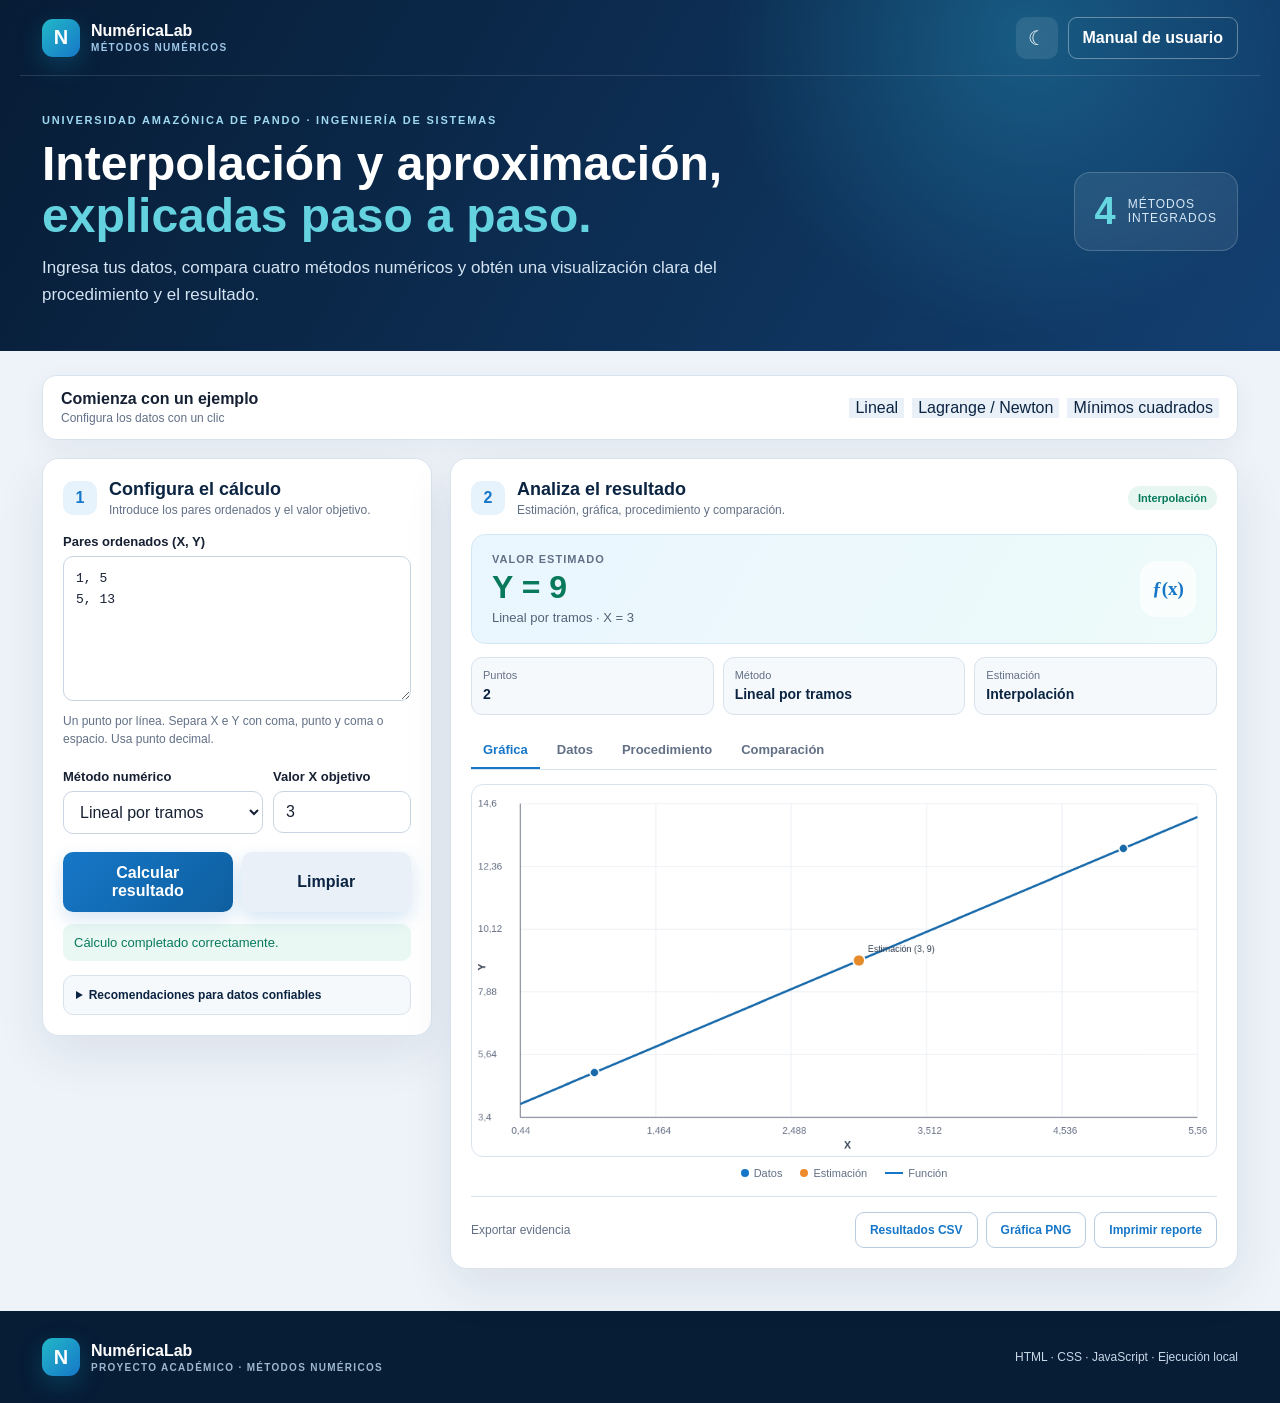
<file: index.html>
<!DOCTYPE html>
<html lang="es">
<head>
  <meta charset="UTF-8"><meta name="viewport" content="width=device-width, initial-scale=1.0">
  <meta name="description" content="Sistema académico para interpolación y comparación de métodos numéricos.">
  <title>NuméricaLab · Interpolación y Aproximación</title><link rel="stylesheet" href="styles.css">
</head>
<body>
<div class="progress" id="progress"></div>
<header class="hero"><nav class="nav wide"><a class="brand" href="#inicio"><span class="brand-mark">N</span><span>NuméricaLab<small>Métodos numéricos</small></span></a><div class="nav-actions"><button class="icon-btn" id="themeToggle" title="Cambiar tema" aria-label="Cambiar tema">☾</button><button class="outline light" id="openHelp">Manual de usuario</button></div></nav>
  <div class="hero-content wide" id="inicio"><div><div class="eyebrow">Universidad Amazónica de Pando · Ingeniería de Sistemas</div><h1>Interpolación y aproximación, <span>explicadas paso a paso.</span></h1><p>Ingresa tus datos, compara cuatro métodos numéricos y obtén una visualización clara del procedimiento y el resultado.</p></div><div class="hero-badge"><strong>4</strong><span>métodos<br>integrados</span></div></div>
</header>
<main class="wrap">
  <section class="quick-start"><div><strong>Comienza con un ejemplo</strong><span>Configura los datos con un clic</span></div><div class="toolbar"><button class="secondary" id="exampleLinear">Lineal</button><button class="secondary" id="examplePoly">Lagrange / Newton</button><button class="secondary" id="exampleLeast">Mínimos cuadrados</button></div></section>
  <div class="layout">
    <section class="card input-card reveal">
      <div class="card-heading"><span class="step">1</span><div><h2>Configura el cálculo</h2><p>Introduce los pares ordenados y el valor objetivo.</p></div></div>
      <label for="points">Pares ordenados (X, Y)</label><textarea id="points" spellcheck="false" aria-describedby="pointsHint">1, 5
5, 13</textarea><p class="hint" id="pointsHint">Un punto por línea. Separa X e Y con coma, punto y coma o espacio. Usa punto decimal.</p>
      <div class="field-grid"><div><label for="method">Método numérico</label><select id="method"><option value="linear">Lineal por tramos</option><option value="lagrange">Lagrange</option><option value="newton">Newton</option><option value="least">Mínimos cuadrados</option></select></div><div><label for="target">Valor X objetivo</label><input id="target" type="number" step="any" value="3" placeholder="Ej. 3"></div></div>
      <div class="actions"><button id="calculate">Calcular resultado</button><button class="secondary" id="clear">Limpiar</button></div><div class="error" id="error" role="alert"></div><div class="success" id="success" role="status">Cálculo completado correctamente.</div>
      <details class="info-box"><summary>Recomendaciones para datos confiables</summary><p>Usa al menos dos puntos con valores X distintos. Para Lagrange y Newton se admiten hasta ocho puntos. Evita valores extremadamente grandes o puntos X casi idénticos.</p></details>
    </section>
    <section class="card result-card reveal">
      <div class="card-heading result-heading"><span class="step">2</span><div><h2>Analiza el resultado</h2><p>Estimación, gráfica, procedimiento y comparación.</p></div><span class="status-pill" id="statusPill">Listo</span></div>
      <div class="result-hero"><div><div class="kicker">Valor estimado</div><div class="result-value" id="resultValue">Y = 9</div><div class="result-sub" id="resultSub">Lineal · X = 3</div></div><div class="result-icon">ƒ(x)</div></div>
      <div class="stats"><div class="stat"><small>Puntos</small><strong id="countStat">2</strong></div><div class="stat"><small>Método</small><strong id="methodStat">Lineal</strong></div><div class="stat"><small>Estimación</small><strong id="typeStat">Interpolación</strong></div></div>
      <div class="tabs" role="tablist"><button class="tab active" data-tab="graph">Gráfica</button><button class="tab" data-tab="data">Datos</button><button class="tab" data-tab="procedure">Procedimiento</button><button class="tab" data-tab="compare">Comparación</button></div>
      <div class="tab-panel active" id="panel-graph"><canvas id="plot" width="1000" height="500" aria-label="Gráfica de datos y función calculada"></canvas><div class="legend"><span><i class="dot blue"></i>Datos</span><span><i class="dot orange"></i>Estimación</span><span><i class="line-key"></i>Función</span></div></div>
      <div class="tab-panel" id="panel-data"><div class="table-wrap"><table><thead><tr><th>Punto</th><th>X</th><th>Y</th></tr></thead><tbody id="dataTable"></tbody></table></div></div>
      <div class="tab-panel" id="panel-procedure"><div class="procedure" id="procedure"></div></div>
      <div class="tab-panel" id="panel-compare"><p class="panel-note">Resultados con los mismos datos y el mismo valor X.</p><div class="comparison" id="comparison"></div></div>
      <div class="export-bar"><span>Exportar evidencia</span><button class="outline" id="exportCsv">Resultados CSV</button><button class="outline" id="exportPng">Gráfica PNG</button><button class="outline" id="printReport">Imprimir reporte</button></div>
    </section>
  </div>
</main>
<footer><div class="wide"><div class="brand footer-brand"><span class="brand-mark">N</span><span>NuméricaLab<small>Proyecto académico · Métodos Numéricos</small></span></div><p>HTML · CSS · JavaScript · Ejecución local</p></div></footer>
<div class="modal" id="helpModal" aria-hidden="true" role="dialog" aria-modal="true" aria-labelledby="manualTitle"><div class="modal-backdrop" data-close-modal></div><div class="modal-content"><div class="modal-head"><div><span class="eyebrow dark">GUÍA RÁPIDA</span><h2 id="manualTitle">Manual de usuario</h2></div><button class="icon-btn" data-close-modal aria-label="Cerrar manual">×</button></div><div class="manual-nav"><a href="#m-start">Inicio</a><a href="#m-methods">Métodos</a><a href="#m-results">Resultados</a><a href="#m-errors">Errores</a></div><div class="manual-body">
  <section id="m-start"><h3>1. Cómo realizar un cálculo</h3><ol><li>Escribe al menos dos pares ordenados, uno por línea: <code>1, 5</code>.</li><li>Selecciona el método numérico.</li><li>Ingresa el valor X que deseas estimar.</li><li>Presiona <strong>Calcular resultado</strong>.</li><li>Revisa las pestañas de gráfica, datos, procedimiento y comparación.</li></ol></section>
  <section id="m-methods"><h3>2. ¿Qué método debo elegir?</h3><div class="method-guide"><article><strong>Lineal por tramos</strong><p>Une puntos consecutivos con rectas. Es simple y adecuado para estimaciones locales.</p></article><article><strong>Lagrange</strong><p>Construye un polinomio que pasa por todos los puntos. Útil con pocos datos.</p></article><article><strong>Newton</strong><p>Usa diferencias divididas y permite una construcción incremental.</p></article><article><strong>Mínimos cuadrados</strong><p>Ajusta una recta que representa la tendencia sin pasar necesariamente por cada punto.</p></article></div></section>
  <section id="m-results"><h3>3. Interpretación</h3><p><strong>Interpolación</strong>: X está dentro del rango. <strong>Extrapolación</strong>: X está fuera y tiene mayor incertidumbre. En mínimos cuadrados se presenta como <strong>Ajuste</strong>.</p><p>La comparación muestra cómo cambia la estimación según el modelo; no implica que todos los métodos sean igualmente apropiados.</p></section>
  <section id="m-errors"><h3>4. Errores frecuentes</h3><ul><li>Cada línea debe tener exactamente X e Y.</li><li>Los valores X no pueden repetirse.</li><li>Usa punto para decimales: <code>2.5</code>.</li><li>Lagrange y Newton admiten hasta ocho puntos.</li></ul></section>
  <div class="manual-actions"><a class="button-link secondary" href="manual.html" target="_blank">Abrir manual completo</a><button id="printManual">Imprimir esta guía</button></div>
</div></div></div>
<div class="toast" id="toast" role="status"></div><script src="script.js"></script>
</body></html>
</file>
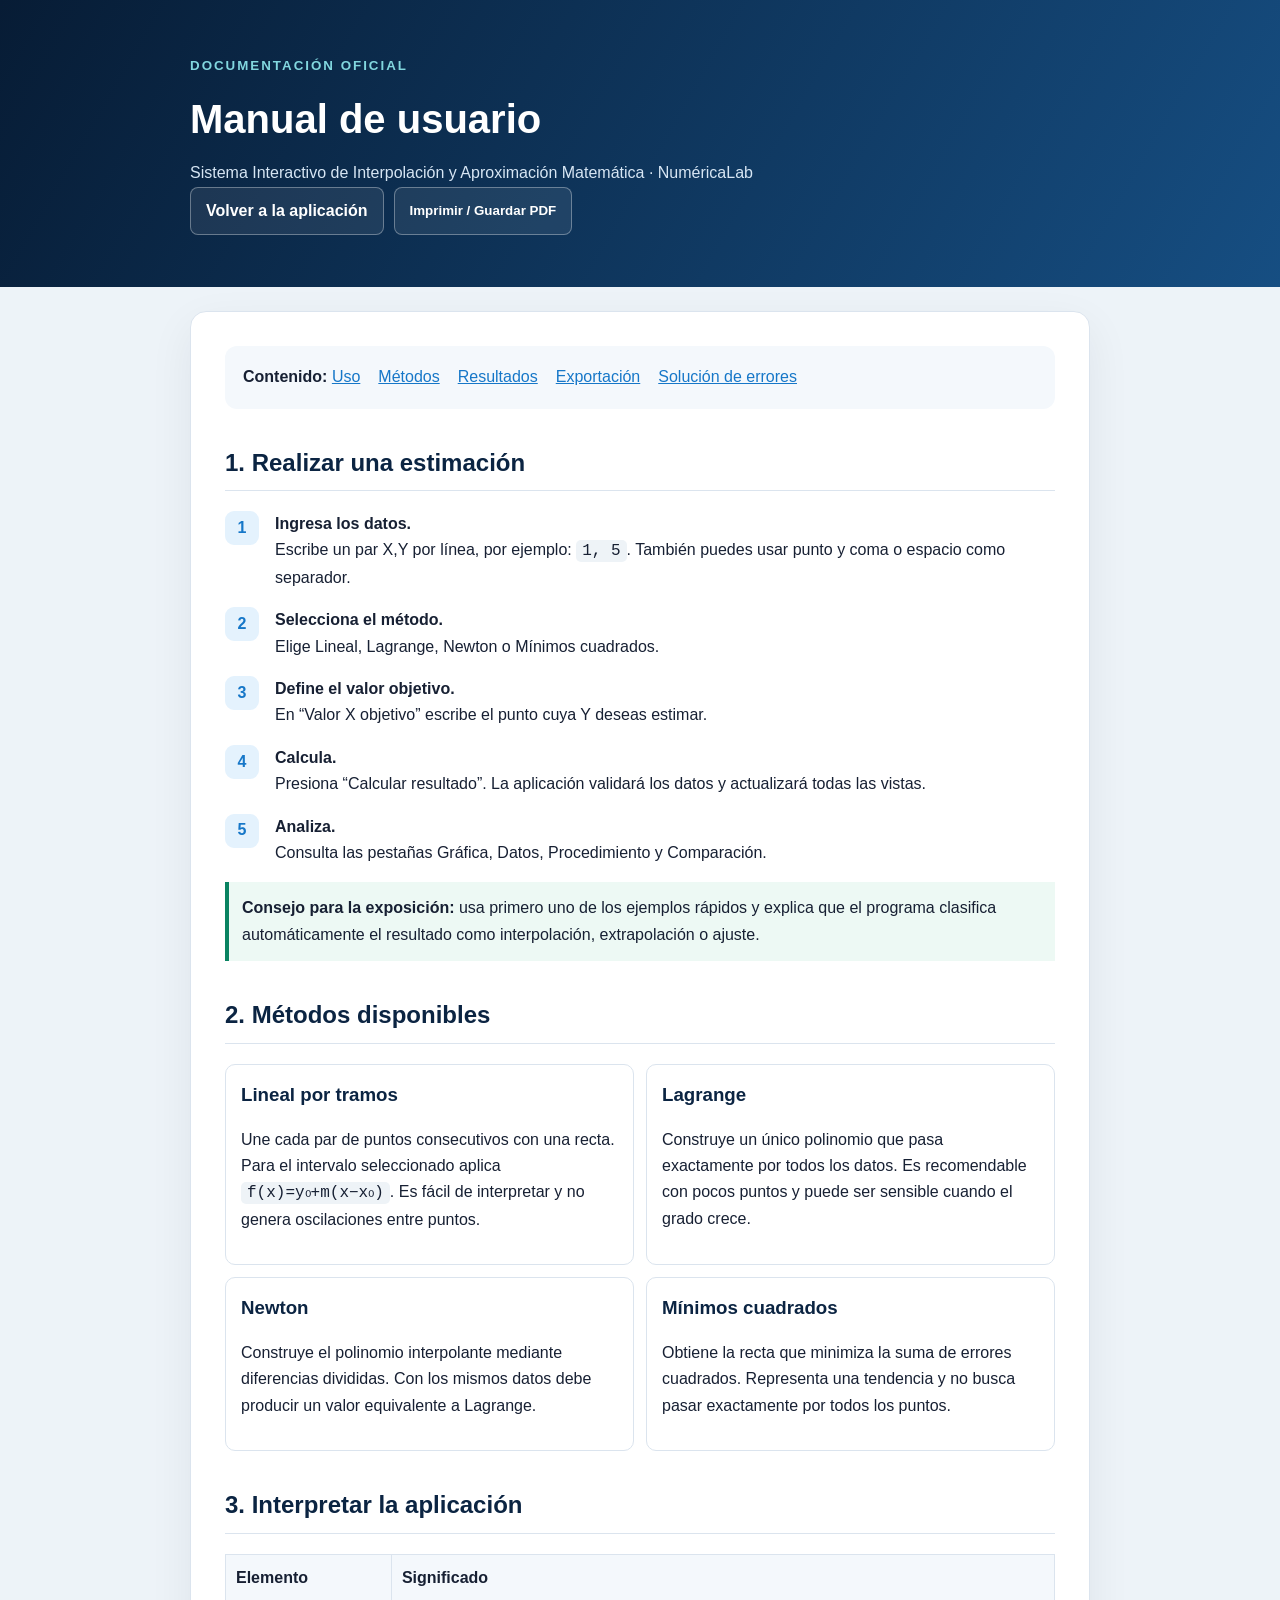
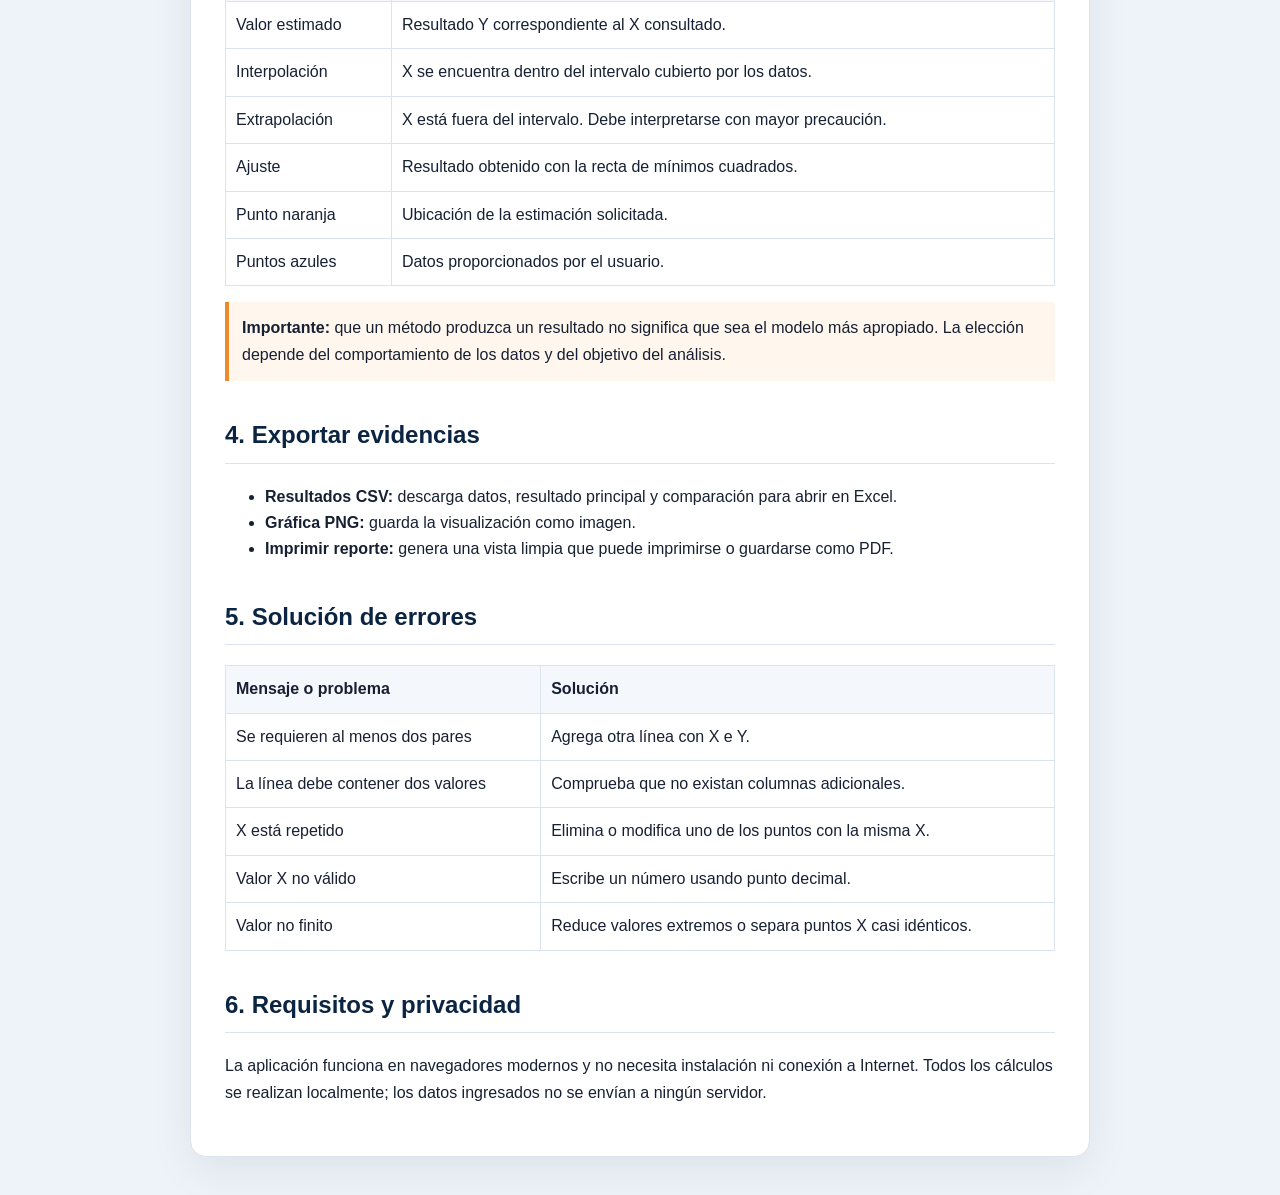
<file: manual.html>
<!DOCTYPE html><html lang="es"><head><meta charset="UTF-8"><meta name="viewport" content="width=device-width,initial-scale=1"><title>Manual de usuario · NuméricaLab</title><style>
:root{--navy:#0b2442;--blue:#1677c8;--muted:#58677b;--line:#dbe4ee}*{box-sizing:border-box}body{margin:0;font:16px/1.65 "Segoe UI",Arial;color:#172033;background:#edf3f8}.top{background:linear-gradient(120deg,#071c35,#164e82);color:white;padding:52px 24px}.top div,main{max-width:900px;margin:auto}.top small{letter-spacing:2px;color:#82d7df;font-weight:800}.top h1{font-size:40px;margin:8px 0}.top p{color:#d7e6f4;margin:0}.actions{margin-top:20px;display:flex;gap:10px}.actions a,.actions button{border:1px solid #ffffff55;background:#ffffff14;color:white;padding:10px 15px;border-radius:8px;text-decoration:none;font-weight:700;cursor:pointer}main{background:white;margin-top:24px;margin-bottom:40px;border:1px solid var(--line);border-radius:16px;padding:34px;box-shadow:0 15px 45px #1231}.toc{background:#f4f8fc;padding:18px;border-radius:12px}.toc a{color:var(--blue);margin-right:18px}h2{color:var(--navy);border-bottom:1px solid var(--line);padding-bottom:8px;margin-top:34px}h3{color:var(--navy)}.steps{counter-reset:s}.step{display:grid;grid-template-columns:38px 1fr;gap:12px;margin:16px 0}.step:before{counter-increment:s;content:counter(s);display:grid;place-items:center;width:34px;height:34px;border-radius:9px;background:#e4f2fd;color:var(--blue);font-weight:900}.grid{display:grid;grid-template-columns:1fr 1fr;gap:12px}.box{border:1px solid var(--line);border-radius:10px;padding:15px}.box h3{margin:0}.note{border-left:4px solid #ed8b2c;background:#fff7ed;padding:13px}.ok{border-left-color:#098361;background:#edf9f4}table{width:100%;border-collapse:collapse}th,td{border:1px solid var(--line);padding:10px;text-align:left}th{background:#f4f8fc}code{background:#eef3f7;padding:2px 6px;border-radius:5px}@media(max-width:650px){main{margin:0;border-radius:0;padding:22px}.grid{grid-template-columns:1fr}.top h1{font-size:31px}}@media print{body{background:#fff}.top{padding:25px;color:#111;background:#fff;border-bottom:2px solid #111}.top p,.top small{color:#333}.actions,.toc{display:none}main{box-shadow:none;border:0;margin:0;padding:20px}h2{break-after:avoid}.box,.step{break-inside:avoid}}
</style></head><body><header class="top"><div><small>DOCUMENTACIÓN OFICIAL</small><h1>Manual de usuario</h1><p>Sistema Interactivo de Interpolación y Aproximación Matemática · NuméricaLab</p><div class="actions"><a href="index.html">Volver a la aplicación</a><button onclick="print()">Imprimir / Guardar PDF</button></div></div></header><main>
<div class="toc"><strong>Contenido:</strong> <a href="#uso">Uso</a><a href="#metodos">Métodos</a><a href="#resultados">Resultados</a><a href="#exportar">Exportación</a><a href="#errores">Solución de errores</a></div>
<h2 id="uso">1. Realizar una estimación</h2><div class="steps"><div class="step"><div><strong>Ingresa los datos.</strong><br>Escribe un par X,Y por línea, por ejemplo: <code>1, 5</code>. También puedes usar punto y coma o espacio como separador.</div></div><div class="step"><div><strong>Selecciona el método.</strong><br>Elige Lineal, Lagrange, Newton o Mínimos cuadrados.</div></div><div class="step"><div><strong>Define el valor objetivo.</strong><br>En “Valor X objetivo” escribe el punto cuya Y deseas estimar.</div></div><div class="step"><div><strong>Calcula.</strong><br>Presiona “Calcular resultado”. La aplicación validará los datos y actualizará todas las vistas.</div></div><div class="step"><div><strong>Analiza.</strong><br>Consulta las pestañas Gráfica, Datos, Procedimiento y Comparación.</div></div></div>
<div class="note ok"><strong>Consejo para la exposición:</strong> usa primero uno de los ejemplos rápidos y explica que el programa clasifica automáticamente el resultado como interpolación, extrapolación o ajuste.</div>
<h2 id="metodos">2. Métodos disponibles</h2><div class="grid"><div class="box"><h3>Lineal por tramos</h3><p>Une cada par de puntos consecutivos con una recta. Para el intervalo seleccionado aplica <code>f(x)=y₀+m(x−x₀)</code>. Es fácil de interpretar y no genera oscilaciones entre puntos.</p></div><div class="box"><h3>Lagrange</h3><p>Construye un único polinomio que pasa exactamente por todos los datos. Es recomendable con pocos puntos y puede ser sensible cuando el grado crece.</p></div><div class="box"><h3>Newton</h3><p>Construye el polinomio interpolante mediante diferencias divididas. Con los mismos datos debe producir un valor equivalente a Lagrange.</p></div><div class="box"><h3>Mínimos cuadrados</h3><p>Obtiene la recta que minimiza la suma de errores cuadrados. Representa una tendencia y no busca pasar exactamente por todos los puntos.</p></div></div>
<h2 id="resultados">3. Interpretar la aplicación</h2><table><tr><th>Elemento</th><th>Significado</th></tr><tr><td>Valor estimado</td><td>Resultado Y correspondiente al X consultado.</td></tr><tr><td>Interpolación</td><td>X se encuentra dentro del intervalo cubierto por los datos.</td></tr><tr><td>Extrapolación</td><td>X está fuera del intervalo. Debe interpretarse con mayor precaución.</td></tr><tr><td>Ajuste</td><td>Resultado obtenido con la recta de mínimos cuadrados.</td></tr><tr><td>Punto naranja</td><td>Ubicación de la estimación solicitada.</td></tr><tr><td>Puntos azules</td><td>Datos proporcionados por el usuario.</td></tr></table>
<p class="note"><strong>Importante:</strong> que un método produzca un resultado no significa que sea el modelo más apropiado. La elección depende del comportamiento de los datos y del objetivo del análisis.</p>
<h2 id="exportar">4. Exportar evidencias</h2><ul><li><strong>Resultados CSV:</strong> descarga datos, resultado principal y comparación para abrir en Excel.</li><li><strong>Gráfica PNG:</strong> guarda la visualización como imagen.</li><li><strong>Imprimir reporte:</strong> genera una vista limpia que puede imprimirse o guardarse como PDF.</li></ul>
<h2 id="errores">5. Solución de errores</h2><table><tr><th>Mensaje o problema</th><th>Solución</th></tr><tr><td>Se requieren al menos dos pares</td><td>Agrega otra línea con X e Y.</td></tr><tr><td>La línea debe contener dos valores</td><td>Comprueba que no existan columnas adicionales.</td></tr><tr><td>X está repetido</td><td>Elimina o modifica uno de los puntos con la misma X.</td></tr><tr><td>Valor X no válido</td><td>Escribe un número usando punto decimal.</td></tr><tr><td>Valor no finito</td><td>Reduce valores extremos o separa puntos X casi idénticos.</td></tr></table>
<h2>6. Requisitos y privacidad</h2><p>La aplicación funciona en navegadores modernos y no necesita instalación ni conexión a Internet. Todos los cálculos se realizan localmente; los datos ingresados no se envían a ningún servidor.</p>
</main></body></html>
</file>
<file: styles.css>
:root{--navy:#0b2442;--blue:#1677c8;--cyan:#22b8c8;--ink:#162033;--muted:#627086;--bg:#eef3f9;--card:#fff;--soft:#f6f9fc;--line:#d9e3ee;--green:#087a5b;--orange:#ed8b2c;--red:#bd342b;--shadow:0 18px 50px rgba(17,48,79,.09)}
*{box-sizing:border-box}html{scroll-behavior:smooth}body{margin:0;background:var(--bg);font-family:Inter,"Segoe UI",Arial,sans-serif;color:var(--ink);transition:.25s}button,input,select,textarea{font:inherit}button{border:0;cursor:pointer}.wide{max-width:1240px;margin:auto;padding-left:22px;padding-right:22px}.wrap{max-width:1240px;margin:0 auto;padding:24px 22px 42px}.progress{position:fixed;top:0;left:0;height:3px;width:0;background:linear-gradient(90deg,var(--cyan),var(--orange));z-index:100}
.hero{color:#fff;background:radial-gradient(circle at 80% 10%,rgba(42,172,207,.32),transparent 28%),linear-gradient(120deg,#071c35,#123f70);overflow:hidden}.nav{height:76px;display:flex;align-items:center;justify-content:space-between;border-bottom:1px solid #ffffff20}.brand{display:flex;align-items:center;gap:11px;color:inherit;text-decoration:none;font-weight:800}.brand small{display:block;font-size:10px;text-transform:uppercase;letter-spacing:1.3px;color:#9fc7e9;margin-top:2px}.brand-mark{display:grid;place-items:center;width:38px;height:38px;border-radius:11px;background:linear-gradient(135deg,var(--cyan),var(--blue));box-shadow:0 8px 24px #0ba3cf40;font-size:20px}.nav-actions{display:flex;gap:10px}.icon-btn{width:42px;height:42px;border-radius:10px;background:#ffffff18;color:inherit;font-size:20px}.outline{border:1px solid #b9cce0;background:transparent;color:var(--blue);border-radius:9px;padding:10px 14px;font-weight:750}.outline.light{border-color:#ffffff59;color:#fff}.hero-content{min-height:245px;display:flex;align-items:center;justify-content:space-between;gap:40px;padding-top:38px;padding-bottom:43px}.eyebrow{font-size:11px;letter-spacing:1.8px;text-transform:uppercase;color:#9fd8f0;font-weight:800}.hero h1{font-size:clamp(30px,4.5vw,48px);line-height:1.08;max-width:760px;margin:12px 0}.hero h1 span{color:#65d3df}.hero p{font-size:17px;line-height:1.6;max-width:720px;color:#d4e4f3;margin:0}.hero-badge{display:flex;align-items:center;gap:12px;border:1px solid #ffffff2e;background:#ffffff14;padding:17px 20px;border-radius:16px;min-width:160px;backdrop-filter:blur(8px);animation:float 4s ease-in-out infinite}.hero-badge strong{font-size:38px;color:#66d6e1}.hero-badge span{font-size:12px;text-transform:uppercase;letter-spacing:1px;color:#d7e8f7}
.quick-start{display:flex;align-items:center;justify-content:space-between;gap:18px;background:var(--card);padding:14px 18px;border:1px solid var(--line);border-radius:14px;margin-bottom:18px;box-shadow:0 8px 28px #102b4e0d}.quick-start>div:first-child{display:flex;flex-direction:column}.quick-start span{font-size:12px;color:var(--muted);margin-top:3px}.toolbar{display:flex;gap:8px;flex-wrap:wrap}.secondary{background:#e9f0f7!important;color:var(--navy)!important}.layout{display:grid;grid-template-columns:390px minmax(0,1fr);gap:18px;align-items:start}.card{background:var(--card);border:1px solid var(--line);border-radius:17px;padding:20px;box-shadow:var(--shadow)}.input-card{position:sticky;top:16px}.card-heading{display:flex;align-items:center;gap:12px;margin-bottom:17px}.card-heading h2{font-size:18px;margin:0;color:var(--navy)}.card-heading p{font-size:12px;color:var(--muted);margin:3px 0 0}.step{flex:0 0 34px;width:34px;height:34px;display:grid;place-items:center;border-radius:10px;background:#e6f3fd;color:var(--blue);font-weight:900}.result-heading .status-pill{margin-left:auto}.status-pill{font-size:11px;background:#e7f6f1;color:var(--green);border-radius:20px;padding:6px 10px;font-weight:800}.status-pill.warn{background:#fff2e4;color:#a65c13}label{display:block;font-size:13px;font-weight:750;margin:14px 0 7px}textarea,input,select{width:100%;border:1px solid #c8d5e3;border-radius:10px;padding:11px 12px;color:var(--ink);background:var(--card);outline:none;transition:.2s}textarea:focus,input:focus,select:focus{border-color:var(--blue);box-shadow:0 0 0 3px #1677c81f}textarea{resize:vertical;min-height:145px;font-family:ui-monospace,Consolas,monospace;font-size:13px;line-height:1.65}.hint{font-size:12px;color:var(--muted);line-height:1.5;margin:7px 0}.field-grid{display:grid;grid-template-columns:1.45fr 1fr;gap:10px}.actions{display:flex;gap:9px;margin-top:18px}.actions button,.manual-actions button,.button-link{flex:1;border-radius:10px;padding:12px 15px;font-weight:800;background:linear-gradient(135deg,var(--blue),#0e5f9f);color:#fff;transition:.18s;box-shadow:0 7px 18px #1677c82e}button:hover,.button-link:hover{transform:translateY(-1px);filter:brightness(1.04)}button:active{transform:translateY(0)}.error,.success{display:none;padding:11px;border-radius:9px;margin-top:12px;font-size:13px}.error{background:#fff0ef;color:#a42c22}.success{background:#eaf8f3;color:var(--green)}.info-box{margin-top:14px;background:var(--soft);border:1px solid var(--line);border-radius:10px;padding:10px 12px;font-size:12px;color:var(--muted);line-height:1.5}.info-box summary{cursor:pointer;color:var(--navy);font-weight:750}.info-box p{margin:8px 0 0}
.result-hero{background:linear-gradient(120deg,#eaf6ff,#eefbf9);border:1px solid #d3e8f5;border-radius:14px;padding:18px 20px;margin-bottom:13px;display:flex;align-items:center;justify-content:space-between}.kicker{font-size:11px;color:var(--muted);font-weight:850;letter-spacing:1px;text-transform:uppercase}.result-value{font-size:32px;font-weight:900;color:var(--green);margin:4px 0;transition:.25s}.result-value.pulse{animation:pulse .45s}.result-sub{font-size:13px;color:#526477}.result-icon{width:56px;height:56px;display:grid;place-items:center;border-radius:16px;background:#ffffffb3;color:var(--blue);font:800 19px Georgia}.stats{display:grid;grid-template-columns:repeat(3,1fr);gap:9px;margin-bottom:17px}.stat{background:var(--soft);border:1px solid var(--line);border-radius:11px;padding:11px}.stat small{display:block;color:var(--muted);font-size:11px;margin-bottom:4px}.stat strong{font-size:14px;color:var(--navy)}.tabs{display:flex;gap:5px;border-bottom:1px solid var(--line);margin-bottom:14px;overflow-x:auto}.tab{padding:10px 12px;background:transparent;color:var(--muted);font-size:13px;font-weight:800;border-bottom:2px solid transparent;white-space:nowrap}.tab.active{color:var(--blue);border-bottom-color:var(--blue)}.tab-panel{display:none;animation:fade .25s}.tab-panel.active{display:block}canvas{width:100%;height:auto;aspect-ratio:2/1;border:1px solid var(--line);border-radius:12px;background:#fff;display:block}.legend{display:flex;justify-content:center;gap:18px;font-size:11px;color:var(--muted);margin-top:10px}.legend span{display:flex;align-items:center;gap:5px}.dot{width:8px;height:8px;border-radius:50%;display:inline-block}.blue{background:var(--blue)}.orange{background:var(--orange)}.line-key{display:inline-block;width:18px;border-top:2px solid var(--blue)}.table-wrap{overflow:auto;border:1px solid var(--line);border-radius:10px;max-height:360px}table{width:100%;border-collapse:collapse;font-size:13px}th,td{text-align:right;padding:10px 13px;border-bottom:1px solid var(--line)}th{position:sticky;top:0;background:var(--soft);color:#344054}th:first-child,td:first-child{text-align:left}.procedure{background:#091f38;color:#e1effa;padding:16px;border-radius:11px;font:13px/1.75 ui-monospace,Consolas,monospace;white-space:pre-wrap;overflow:auto;max-height:390px}.comparison{display:grid;grid-template-columns:repeat(2,1fr);gap:9px}.compare-item{border:1px solid var(--line);border-radius:11px;padding:13px;background:var(--soft)}.compare-item small{color:var(--muted);display:block}.compare-item strong{font-size:18px;color:var(--navy)}.panel-note{font-size:12px;color:var(--muted)}.export-bar{display:flex;align-items:center;justify-content:flex-end;gap:8px;border-top:1px solid var(--line);padding-top:15px;margin-top:17px;flex-wrap:wrap}.export-bar>span{font-size:12px;color:var(--muted);margin-right:auto}.export-bar button{font-size:12px}
footer{background:#071c35;color:#c7d8e7;padding:27px 0}footer .wide{display:flex;align-items:center;justify-content:space-between}.footer-brand{color:#fff}.footer-brand small{color:#9cb7ce}footer p{font-size:12px}.modal{position:fixed;inset:0;z-index:200;display:none}.modal.open{display:block}.modal-backdrop{position:absolute;inset:0;background:#031222a6;backdrop-filter:blur(4px)}.modal-content{position:relative;background:var(--card);width:min(850px,calc(100% - 28px));max-height:90vh;overflow:hidden;margin:5vh auto;border-radius:18px;box-shadow:0 30px 90px #0005;animation:modalIn .25s}.modal-head{display:flex;justify-content:space-between;align-items:center;padding:21px 24px;border-bottom:1px solid var(--line)}.modal-head h2{margin:4px 0 0;color:var(--navy)}.eyebrow.dark{color:var(--blue)}.modal-head .icon-btn{background:var(--soft);color:var(--ink)}.manual-nav{display:flex;gap:16px;padding:11px 24px;border-bottom:1px solid var(--line);overflow:auto}.manual-nav a{font-size:12px;color:var(--blue);font-weight:750;text-decoration:none}.manual-body{padding:8px 24px 24px;overflow:auto;max-height:calc(90vh - 140px);line-height:1.65}.manual-body h3{color:var(--navy);margin:20px 0 8px}.manual-body p,.manual-body li{font-size:14px;color:var(--muted)}code{background:var(--soft);padding:2px 6px;border-radius:5px;color:var(--blue)}.method-guide{display:grid;grid-template-columns:1fr 1fr;gap:10px}.method-guide article{background:var(--soft);border:1px solid var(--line);padding:13px;border-radius:10px}.method-guide p{margin:5px 0 0}.manual-actions{display:flex;gap:10px;margin-top:20px}.button-link{text-align:center;text-decoration:none;font-size:13px}.toast{position:fixed;right:22px;bottom:22px;background:#102b4e;color:#fff;padding:12px 16px;border-radius:10px;box-shadow:0 14px 35px #0003;transform:translateY(80px);opacity:0;transition:.3s;z-index:300;font-size:13px}.toast.show{transform:none;opacity:1}.reveal{animation:rise .5s both}.reveal:nth-child(2){animation-delay:.08s}
body.dark{--ink:#e8eef5;--muted:#a9b7c8;--bg:#081725;--card:#102236;--soft:#152b42;--line:#294158;--navy:#e8f3fc;--shadow:0 18px 50px #0003}body.dark .secondary{background:#19354f!important}body.dark .result-hero{background:linear-gradient(120deg,#132f48,#123a3b);border-color:#285269}body.dark .step{background:#173b58}body.dark canvas{filter:brightness(.9)}
@keyframes rise{from{opacity:0;transform:translateY(12px)}to{opacity:1;transform:none}}@keyframes fade{from{opacity:0}to{opacity:1}}@keyframes pulse{50%{transform:scale(1.04)}}@keyframes float{50%{transform:translateY(-7px)}}@keyframes modalIn{from{opacity:0;transform:translateY(15px) scale(.98)}to{opacity:1;transform:none}}
@media(max-width:900px){.layout{grid-template-columns:1fr}.input-card{position:static}.hero-badge{display:none}}@media(max-width:650px){.wrap,.wide{padding-left:14px;padding-right:14px}.hero-content{min-height:220px}.hero h1{font-size:31px}.hero p{font-size:15px}.quick-start{align-items:flex-start;flex-direction:column}.field-grid{grid-template-columns:1fr}.stats{grid-template-columns:1fr 1fr}.method-guide{grid-template-columns:1fr}.export-bar{justify-content:stretch}.export-bar button{flex:1}.nav .outline.light{font-size:0}.nav .outline.light:after{content:'Manual';font-size:12px}footer .wide{flex-direction:column;gap:10px}.manual-actions{flex-direction:column}}
@media print{.hero,.quick-start,.input-card,.tabs,.export-bar,footer,.modal,.toast{display:none!important}.layout{display:block}.result-card{box-shadow:none;border:0}.tab-panel{display:block!important;margin:18px 0}.wrap{padding:0}body{background:#fff}.procedure{color:#111;background:#f5f5f5}canvas{max-height:360px}}
</file>
